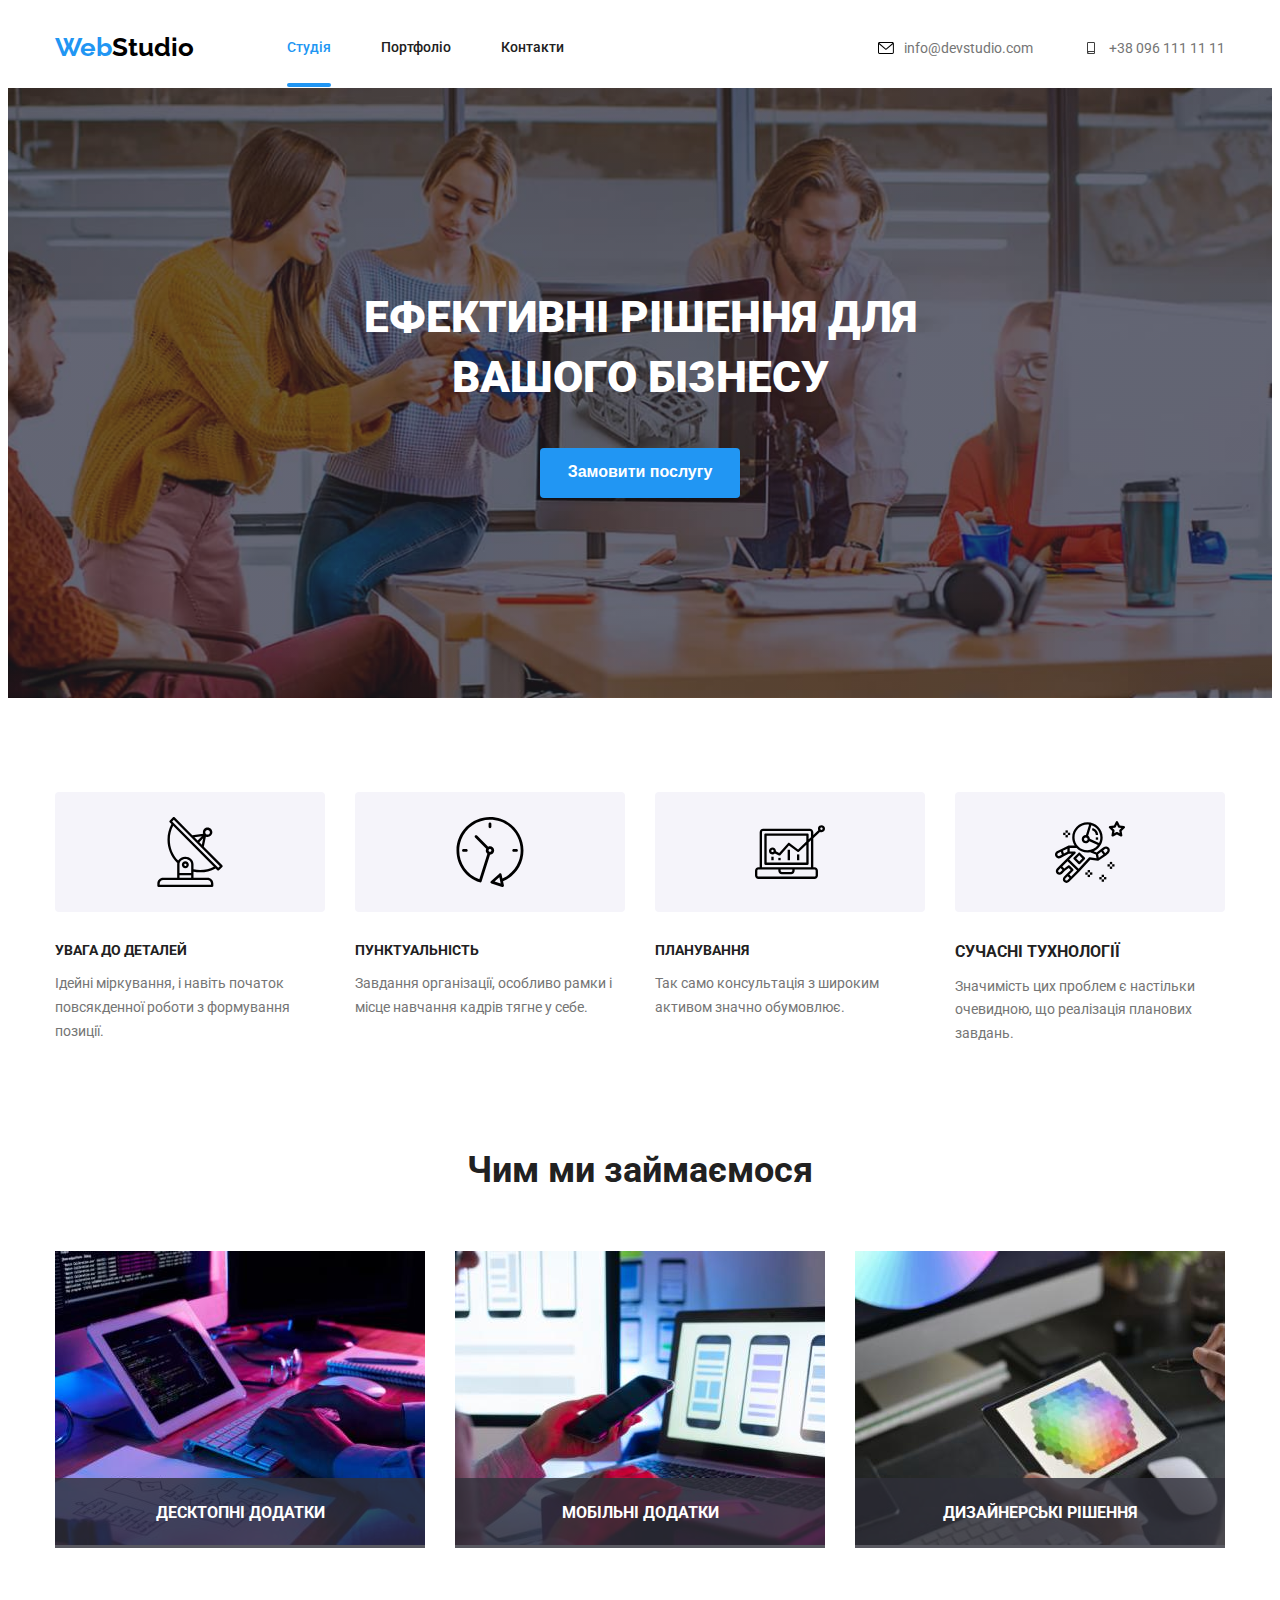
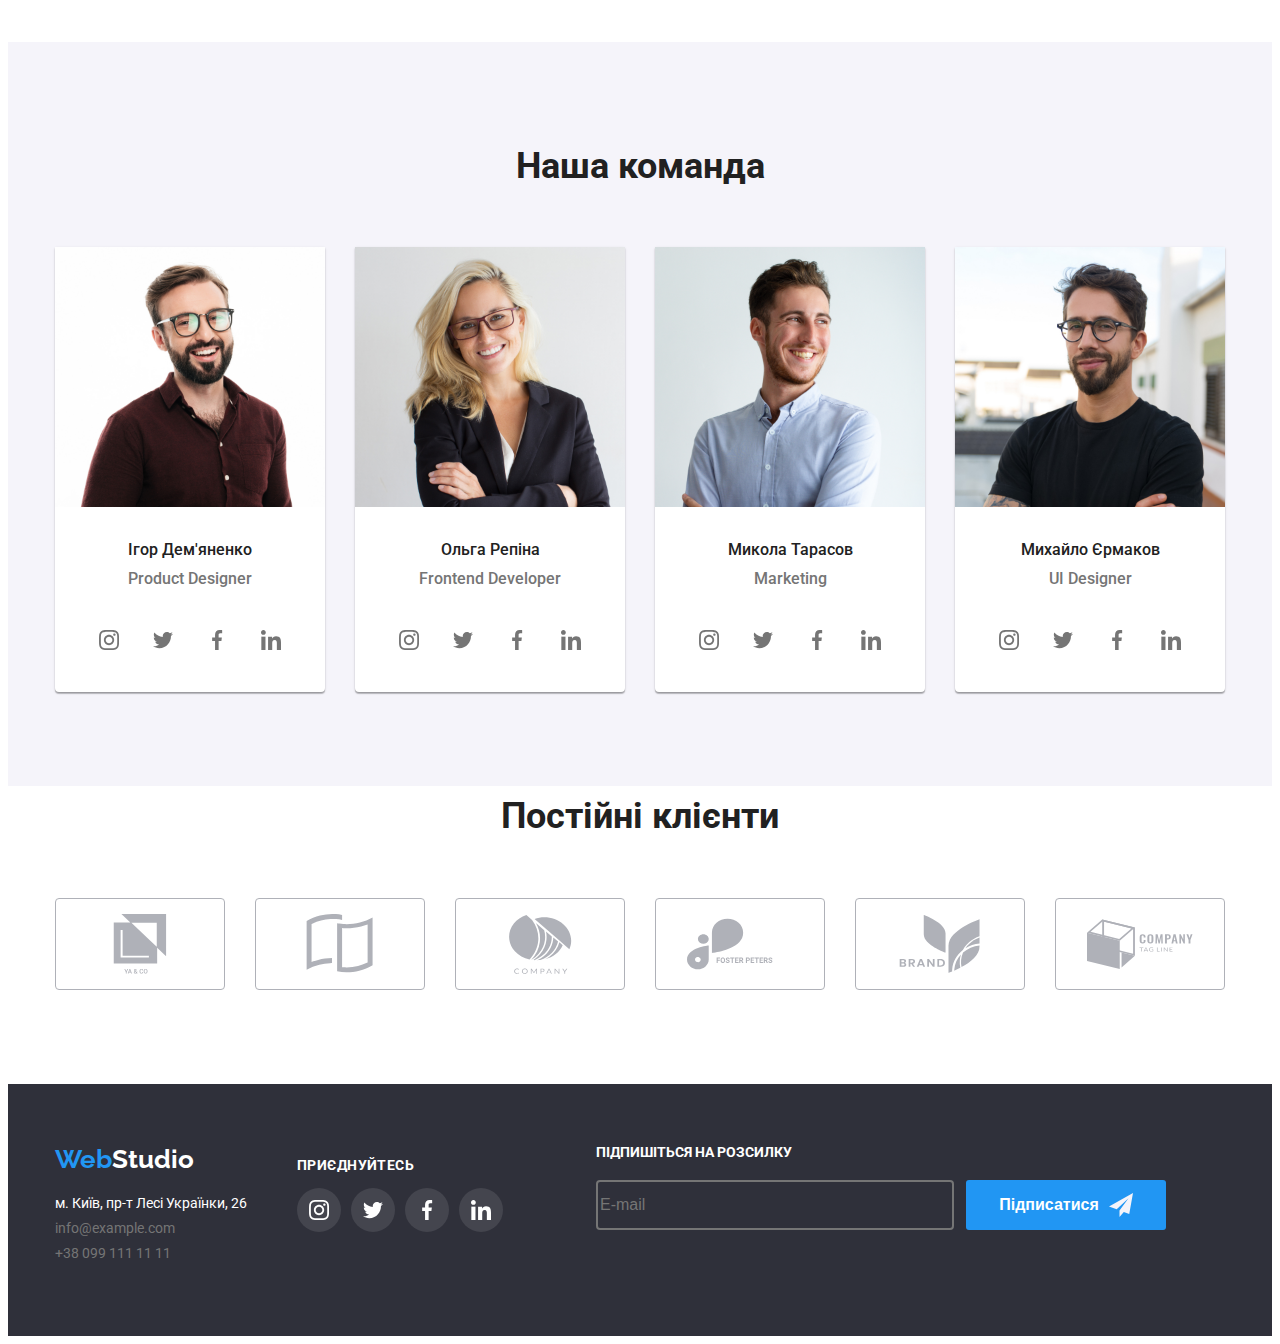
<file: index.html>
<!DOCTYPE html>
<html lang="en">

<head>
    <meta charset="UTF-8">
    <meta http-equiv="X-UA-Compatible" content="IE=edge">
    <meta name="viewport" content="width=device-width, initial-scale=1.0">
    <title>Web Studio</title>
    <link rel="preconnect" href="https://fonts.googleapis.com">
    <link rel="preconnect" href="https://fonts.gstatic.com" crossorigin>
    <link
        href="https://fonts.googleapis.com/css2?family=Montserrat:wght@400;700&family=Raleway:wght@700&family=Roboto:wght@400;500;700;900&display=swap"
        rel="stylesheet">
    <link rel="stylesheet" href="https://cdnjs.cloudflare.com/ajax/libs/modern-normalize/1.1.0/modern-normalize.min.css"
        integrity="sha512-wpPYUAdjBVSE4KJnH1VR1HeZfpl1ub8YT/NKx4PuQ5NmX2tKuGu6U/JRp5y+Y8XG2tV+wKQpNHVUX03MfMFn9Q=="
        crossorigin="anonymous" referrerpolicy="no-referrer" />
    
    <link rel="stylesheet" href="./css/main.min.css" />

 

</head>

<body>
    <!--Шапка-->
    
    
        <header>
            <div class="conteiner header__container">
                <nav class="navigation">
                    
                    <a href="./index.html" class="logo"><span class="logo-span">Web</span>Studio</a>
                    
                    
                    <ul class="navigation__list list">
                        <li class="navigation__item">
                            <a href="./index.html" class="link navigation__link navigation__link--current">Студія</a>
                        </li>
                        <li class="navigation__item">
                            <a href="./portfolio.html" class="navigation__link">Портфоліо</a>
                        </li>
                        <li class="navigation__item">
                            <a href="" class="navigation__link">Контакти</a>
                        </li>
                    </ul>
                </nav>
            
                
                
             
                <ul class="contact__list list">
                    <div class="contact__group">
                        <li class="contact__item">
                            
                            <a class="contact__link" href="mailto:info@devstudio.com">
                                <svg class="contact-icon" width="16" height="12">
                                    <use href="./images/icon.svg#icon-envelope"></use>
                                </svg>
                                info@devstudio.com
                                
                            </a>
                        </li>
                        <li class="contact__item">
                            
                            <a href="tel:+380961111111" class="contact__link">
                                 <svg class="contact-icon" width="16" height="12">
                                 <use href="./images/icon.svg#icon-smartphone"></use>
                                </svg>
                                +38 096 111 11 11
                            </a>
                        </li>
                    </div>
                </ul>
            </div>
            
        </header>
  


    <main>

        <!--Банер-->
        
            <section class="hero">
                <div class="conteiner hero__group">
                    <h1 class="hero__title">ЕФЕКТИВНІ РІШЕННЯ ДЛЯ ВАШОГО БІЗНЕСУ</h1>
                    <button data-modal-open type="button" class="button hero__button">Замовити послугу</button>   
                </div>
                
            </section>
        



        <!--Особливості-->
      
        
        <section class="features">
            <div class="conteiner features_group">
        
        
                <h2 class="features__title">Особливості</h2>
                <div class="features__elements">
                    <ul class="features__list">
                        <li class="features__item">
                            <div class="features__box">
                                <svg class="features__box-icon" width="70" height="70">
                                    <use href="./images/icon.svg#icon-antenna"></use>
                                </svg>
                            </div>
                            <h3 class="features__secondary-title">УВАГА ДО ДЕТАЛЕЙ</h3>
                            <p class="features__text">Ідейні міркування, і навіть початок повсякденної роботи з формування
                                позиції.</p>
                        </li>
        
                        <li class="features__item">
                            <div class="features__box">
                                <svg class="features__box-icon" width="70" height="54">
                                    <use href="./images/icon.svg#icon-clock"></use>
                                </svg>
                            </div>
                            <h3 class="features__secondary-title">ПУНКТУАЛЬНІСТЬ</h3>
                            <p class="features__text">Завдання організації, особливо рамки і місце навчання кадрів тягне у себе.
                            </p>
                        </li>
                        <li class="features__item">
                            <div class="features__box">
                                <svg class="features__box-icon" width="70" height="54">
                                    <use href="./images/icon.svg#icon-diagram"></use>
                                </svg>
                            </div>
                            <h3 class="features__secondary-title">ПЛАНУВАННЯ</h3>
                            <p class="features__text">Так само консультація з широким активом значно обумовлює.</p>
                        </li>
                        
                        <li class="features__item">
                            <div class="features__box">
                                <svg class="features__box-icon" width="70" height="54">
                                    <use href="./images/icon.svg#icon-astronaut"></use>
                                </svg>
                            </div>
                            <h3 class="title-features">СУЧАСНІ ТУХНОЛОГІЇ</h3>
                            <p class="features__text">Значимість цих проблем є настільки очевидною, що реалізація планових
                                завдань.</p>
                        </li>
                    </ul>
                </div>
            </div>
        
        
        </section>
        

        <!--Чим ми займаэмося-->
        
            <section class="section">
                    <div class="conteiner">
                      <h2 class="work__title">Чим ми займаємося</h2>
                      <div class="work-group">
                           <ul class="work__list">
                               <li class="work__item">
                                <div class="work-image">
                                    <img src="./images/img1.jpg" alt="photo first" width="370">
                                    <div class="work-overlay">
                                        <p class="work-text">ДЕСКТОПНІ ДОДАТКИ</p>
                                    </div>
                                </div>
                                
                               </li>
                            </ul>
        
                            <ul class="work__list">
                                 <li class="work__item">
                                <div class="work-image">
                                    <img src="./images/img2.jpg" alt="photo second" width="370">
                                    <div class="work-overlay">
                                        <p class="work-text">МОБІЛЬНІ ДОДАТКИ</p>
                                    </div>
                                </div>
                                </li>
                             </ul>
        
                            <ul class="work__list">
                                <li class="work__item">
                                <div class="work-image">
                                    <img src="./images/img3.jpg" alt="photo third" width="370">
                                    <div class="work-overlay">
                                        <p class="work-text">ДИЗАЙНЕРСЬКІ РІШЕННЯ</p>
                                    </div>
                                </div>
                                </li>
                            </ul>
                
                
                        </div>
                    </div>
            </section>
        

        <!--Наша команда-->
        
            <section class="team">
                <div class="conteiner">
                    <h2 class="team__title">Наша команда</h2>
                    <div class="team__group">
                        <ul class="team__list">
                    
                            <li class="team__item">
                                 <img src="./images/Ihor.jpg" alt="photo ihor" width="270">
                                 <div class="team__information">
                                  <h3 class="team__information-name">Iгор Дем'яненко</h3>
                                 <p class="team__information-profesion">Product Designer</p>
                                 </div>
                                 <ul class="social-media list">
                                    <li class="social-media__item">
                                        <a class="social-media__link" href="" target="_blank" rel="noopener noreferrer" aria-label="twitter">
                                            <svg class="social-media__icon" width="20" height="20">
                                                <use href="./images/icon.svg#icon-instagram"></use>
                                            </svg>
                                        </a>
                                    </li>
                                    <li class="social-media__item">
                                        <a class="social-media__link" href="" target="_blank" rel="noopener noreferrer" aria-label="twitter">
                                            <svg class="social-media__icon" width="20" height="20">
                                                <use href="./images/icon.svg#icon-twitter"></use>
                                            </svg>
                                        </a>
                                    </li>
                                    <li class="social-media__item">
                                        <a class="social-media__link" href="" target="_blank" rel="noopener noreferrer" aria-label="twitter">
                                            <svg class="social-media__icon" width="20" height="20">
                                                <use href="./images/icon.svg#icon-facebook"></use>
                                            </svg>
                                        </a>
                                    </li>
                                    <li class="social-media__item">
                                        <a class="social-media__link" href="" target="_blank" rel="noopener noreferrer" aria-label="twitter">
                                            <svg class="social-media__icon" width="20" height="20">
                                                <use href="./images/icon.svg#icon-linkedin"></use>
                                            </svg>
                                        </a>
                                    </li>
                                        
                                 </ul>
                            </li>
                    
                            <li class="team__item">
                                <img src="./images/Olga.jpg" alt="photo ihor" width="270">
                                <div class="team__information">
                                    <h3 class="team__information-name">Ольга Репіна</h3>
                                    <p class="team__information-profesion">Frontend Developer</p>
                                </div>
                                <ul class="social-media list">
                                    <li class="social-media__item">
                                        <a class="social-media__link" href="" target="_blank" rel="noopener noreferrer" aria-label="twitter">
                                            <svg class="social-media__icon" width="20" height="20">
                                                <use href="./images/icon.svg#icon-instagram"></use>
                                            </svg>
                                        </a>
                                    </li>
                                    <li class="social-media__item">
                                        <a class="social-media__link" href="" target="_blank" rel="noopener noreferrer" aria-label="twitter">
                                            <svg class="social-media__icon" width="20" height="20">
                                                <use href="./images/icon.svg#icon-twitter"></use>
                                            </svg>
                                        </a>
                                    </li>
                                    <li class="social-media__item">
                                        <a class="social-media__link" href="" target="_blank" rel="noopener noreferrer" aria-label="twitter">
                                            <svg class="social-media__icon" width="20" height="20">
                                                <use href="./images/icon.svg#icon-facebook"></use>
                                            </svg>
                                        </a>
                                    </li>
                                    <li class="social-media__item">
                                        <a class="social-media__link" href="" target="_blank" rel="noopener noreferrer" aria-label="twitter">
                                            <svg class="social-media__icon" width="20" height="20">
                                                <use href="./images/icon.svg#icon-linkedin"></use>
                                            </svg>
                                        </a>
                                    </li>
                            
                                </ul>
                            </li>
                    
                            <li class="team__item">
                                <img src="./images/nikolaj.jpg" alt="photo ihor" width="270">
                                <div class="team__information">
                                    <h3 class="team__information-name">Микола Тарасов</h3>
                                    <p class="team__information-profesion">Marketing</p>
                                </div>
                                <ul class="social-media list">
                                    <li class="social-media__item">
                                        <a class="social-media__link" href="" target="_blank" rel="noopener noreferrer" aria-label="twitter">
                                            <svg class="social-media__icon" width="20" height="20">
                                                <use href="./images/icon.svg#icon-instagram"></use>
                                            </svg>
                                        </a>
                                    </li>
                                    <li class="social-media__item">
                                        <a class="social-media__link" href="" target="_blank" rel="noopener noreferrer" aria-label="twitter">
                                            <svg class="social-media__icon" width="20" height="20">
                                                <use href="./images/icon.svg#icon-twitter"></use>
                                            </svg>
                                        </a>
                                    </li>
                                    <li class="social-media__item">
                                        <a class="social-media__link" href="" target="_blank" rel="noopener noreferrer" aria-label="twitter">
                                            <svg class="social-media__icon" width="20" height="20">
                                                <use href="./images/icon.svg#icon-facebook"></use>
                                            </svg>
                                        </a>
                                    </li>
                                    <li class="social-media__item">
                                        <a class="social-media__link" href="" target="_blank" rel="noopener noreferrer" aria-label="twitter">
                                            <svg class="social-media__icon" width="20" height="20">
                                                <use href="./images/icon.svg#icon-linkedin"></use>
                                            </svg>
                                        </a>
                                    </li>
                            
                                </ul>
                            </li>
                    
                            <li class="team__item">
                                <img src="./images/Mykhailo.jpg" alt="photo ihor" width="270">
                                <div class="team__information">
                                    <h3 class="team__information-name">Михайло Єрмаков</h3>
                                    <p class="team__information-profesion">UI Designer</p>
                                </div>
                                <ul class="social-media list">
                                    <li class="social-media__item">
                                        <a class="social-media__link link" href="" target="_blank" rel="noopener noreferrer" aria-label="twitter">
                                            <svg class="social-media__icon" width="20" height="20">
                                                <use href="./images/icon.svg#icon-instagram"></use>
                                            </svg>
                                        </a>
                                    </li>
                                    <li class="social-media__item">
                                        <a class="social-media__link" href="" target="_blank" rel="noopener noreferrer" aria-label="twitter">
                                            <svg class="social-media__icon" width="20" height="20">
                                                <use href="./images/icon.svg#icon-twitter"></use>
                                            </svg>
                                        </a>
                                    </li>
                                    <li class="social-media__item">
                                        <a class="social-media__link" href="" target="_blank" rel="noopener noreferrer" aria-label="twitter">
                                            <svg class="social-media__icon" width="20" height="20">
                                                <use href="./images/icon.svg#icon-facebook"></use>
                                            </svg>
                                        </a>
                                    </li>
                                    <li class="social-media__item">
                                        <a class="social-media__link" href="" target="_blank" rel="noopener noreferrer" aria-label="twitter">
                                            <svg class="social-media__icon" width="20" height="20">
                                                <use href="./images/icon.svg#icon-linkedin"></use>
                                            </svg>
                                        </a>
                                    </li>
                            
                                </ul>
                            </li>
                        </ul>
                    </div>
                </div>
            </section>


       <!--Клієнти-->     
        
            <section class="section">
                <div class="conteiner">
                    <h2 class="clients__title">Постійні клієнти</h2>
                    <div class="clients-group">
                            <a href="" class="clients__card">
                                <svg class="clients-icon" width="106" height="60">
                                    <use href="./images/icon.svg#icon-logo1"></use>
                                </svg>
                            </a>

                            <a href="" class="clients__card">
                                <svg class="clients-icon" width="106" height="60">
                                    <use href="./images/icon.svg#icon-logo2"></use>
                                </svg>
                            </a>

                            <a href="" class="clients__card">
                                <svg class="clients-icon" width="106" height="60">
                                    <use href="./images/icon.svg#icon-logo3"></use>
                                </svg>
                            </a>

                            <a href="" class="clients__card">
                                <svg class="clients-icon" width="106" height="60">
                                    <use href="./images/icon.svg#icon-logo4"></use>
                                </svg>
                            </a>

                            <a href="" class="clients__card">
                                <svg class="clients-icon" width="106" height="60">
                                    <use href="./images/icon.svg#icon-logo5"></use>
                                </svg>
                            </a>

                            <a href="" class="clients__card">
                                <svg class="clients-icon" width="106" height="60">
                                    <use href="./images/icon.svg#icon-logo6"></use>
                                </svg>
                            </a>
                        

                        

                    </div>

                </div>
            </section>

    </main>


    
        <footer class="footer">
        
            <div class="conteiner footer-conteiner">
                    <div class="footer__contacts">
                        <a href="" class="footer__logo"><span class="footer__logo-span">Web</span>Studio</a>
                        <address class="address__group">
                            <ul class="address__list">
                                <li class="address__item">
                                    <a href="" class="address__text address__text-color">м. Київ, пр-т Лесі Українки, 26</a>
                                </li>
                            
                                <li class="address__item">
                                    <a href="mailto:info@example.com" class="address__text">info@example.com</a>
                                </li>
                            
                                <li class="address__item">
                                    <a href="tel:+380991111111" class="address__text">+38 099 111 11 11</a>
                                </li>
                            
                            </ul>
                        </address>
                         
                    </div>
                    
                    
                    <div class="footer__social-media">
                            <p class="footer__title">ПРИЄДНУЙТЕСЬ</p>
                        <ul class="footer__social-media-list">
                            <li class="footer__social-media-item">
                                <a class="footer__social-media-link links accent" href="" target="_blank" rel="noopener noreferrer" aria-label="twitter">
                                   
                                        <svg class="footer__social-media-icon" width="20" height="20">
                                            <use href="./images/icon.svg#icon-instagram"></use>
                                        </svg>
                                  
                                </a>
                            </li>
                            <li class="footer__social-media-item">
                                <a class="footer__social-media-link accent" href="" target="_blank" rel="noopener noreferrer" aria-label="twitter">
                                   
                                        <svg class="footer__social-media-icon" width="20" height="20">
                                            <use href="./images/icon.svg#icon-twitter"></use>
                                        </svg>
                                   
                                </a>
                            </li>
                            <li class="footer__social-media-item">
                                <a class="footer__social-media-link links accent" href="" target="_blank" rel="noopener noreferrer" aria-label="twitter">
                                    <svg class="footer__social-media-icon" width="20" height="20">
                                        <use href="./images/icon.svg#icon-facebook"></use>
                                    </svg>
                                </a>
                            </li>
                            </li>
                            <li class="footer__social-media-item">
                                <a class="footer__social-media-link links accent" href="" target="_blank" rel="noopener noreferrer" aria-label="twitter">
                                    <svg class="footer__social-media-icon" width="20" height="20">
                                        <use href="./images/icon.svg#icon-linkedin"></use>
                                    </svg>
                                </a>
                            </li>
                        
                        </ul>


                    </div>

                    <div class="footer__form">
                        <p class="footer__form-title">Підпишіться на розсилку</p>
                        <form class="footer__wraper">
                            <label for="mail" class="footer__form-modal"></label>
                                <input class="footer__form-input" type="text" name="mail" placeholder="E-mail" />
                               
                            <button type="submit" class="footer__form-button">
                                <span class="footer__send-title">Підписатися</span>
                                <svg class="footer__send-icon" width="24" height="24">
                                    <use href="./images/icon2.svg#icon-send"></use>
                                </svg>
                            </button>
                        </form>
                        
                    </div>


        
                
            </div>
        
        </footer>


        <!--Модальне вікно-->


    <div class="backdrop is-hidden" data-modal>
    
        <div class="modal">
            <button data-modal-close aria-label="button" class="close-button">
                <svg class="icon-close" width="15" height="15" alt="Закрити">
                    <use href="./images/close2.svg#icon-close2"></use>
                </svg>
    
            </button>
    
    
    
            <h3 class="form-modal-title">Залиште свої дані ми Вам передзвонимо</h3>
    
            <form class="form">
                <div class="form-wraper">
                    <label class="form-group">
                        <span class="form-name">Ім'я</span>
                        <input class="form-field" type="name" name="user-name" placeholder="" />
    
                        <svg class="form-icon" width="15" height="15">
                            <use href="./images/icon2.svg#icon-user"></use>
                        </svg>
                    </label>
    
                    <label class="form-group">
                        <span class="form-name">Телефон</span>
                        <input class="form-field" type="tel" name="user-tel" placeholder="" />
    
                        <svg class="form-icon" width="15" height="15">
                            <use href="./images/icon2.svg#icon-phone"></use>
                        </svg>
                    </label>
    
                    <label class="form-group">
                        <span class="form-name">Пошта</span>
                        <input class="form-field" type="mail" name="user-letter" placeholder="" />
    
                        <svg class="form-icon" width="15" height="15">
                            <use href="./images/icon2.svg#icon-letter"></use>
                        </svg>
                    </label>
    
                    <label class="form-group-coments">
                        <span class="comments-user">Коментарі</span>
                        <textarea class="texteria-field" name="user-coments" rows="5" placeholder="Введіть текст"
                            minlength="3"></textarea>
    
    
                    </label>
    
                    <div class="form-groups checkbox">
                        <label class="checkbox">
                            <input class="visually-hidden dogovor-user" type="checkbox" name="user-agreement" />
    
                            <span class="checkbox-icon">
                                <svg class="user-icon-message" width="12" height="8">
                                    <use href="./images/icon2.svg#icon-cheked"></use>
                                </svg>
                            </span>
                            <span class="user-icon-message-text">Погоджуюся з розсилкою та приймаю</span>
    
                            <a href class="dogovor-link">Умови договору</a>
                        </label>
                    </div>
    
    
    
    
                </div>
    
                <button class="button-send" type="submit">Відправити</button>
    
    
    
    
    
    
            </form>
    
        </div>
    
    
    </div>
        
    
    <script src="./js/modal.js"></script>

</body>



</html>
</file>
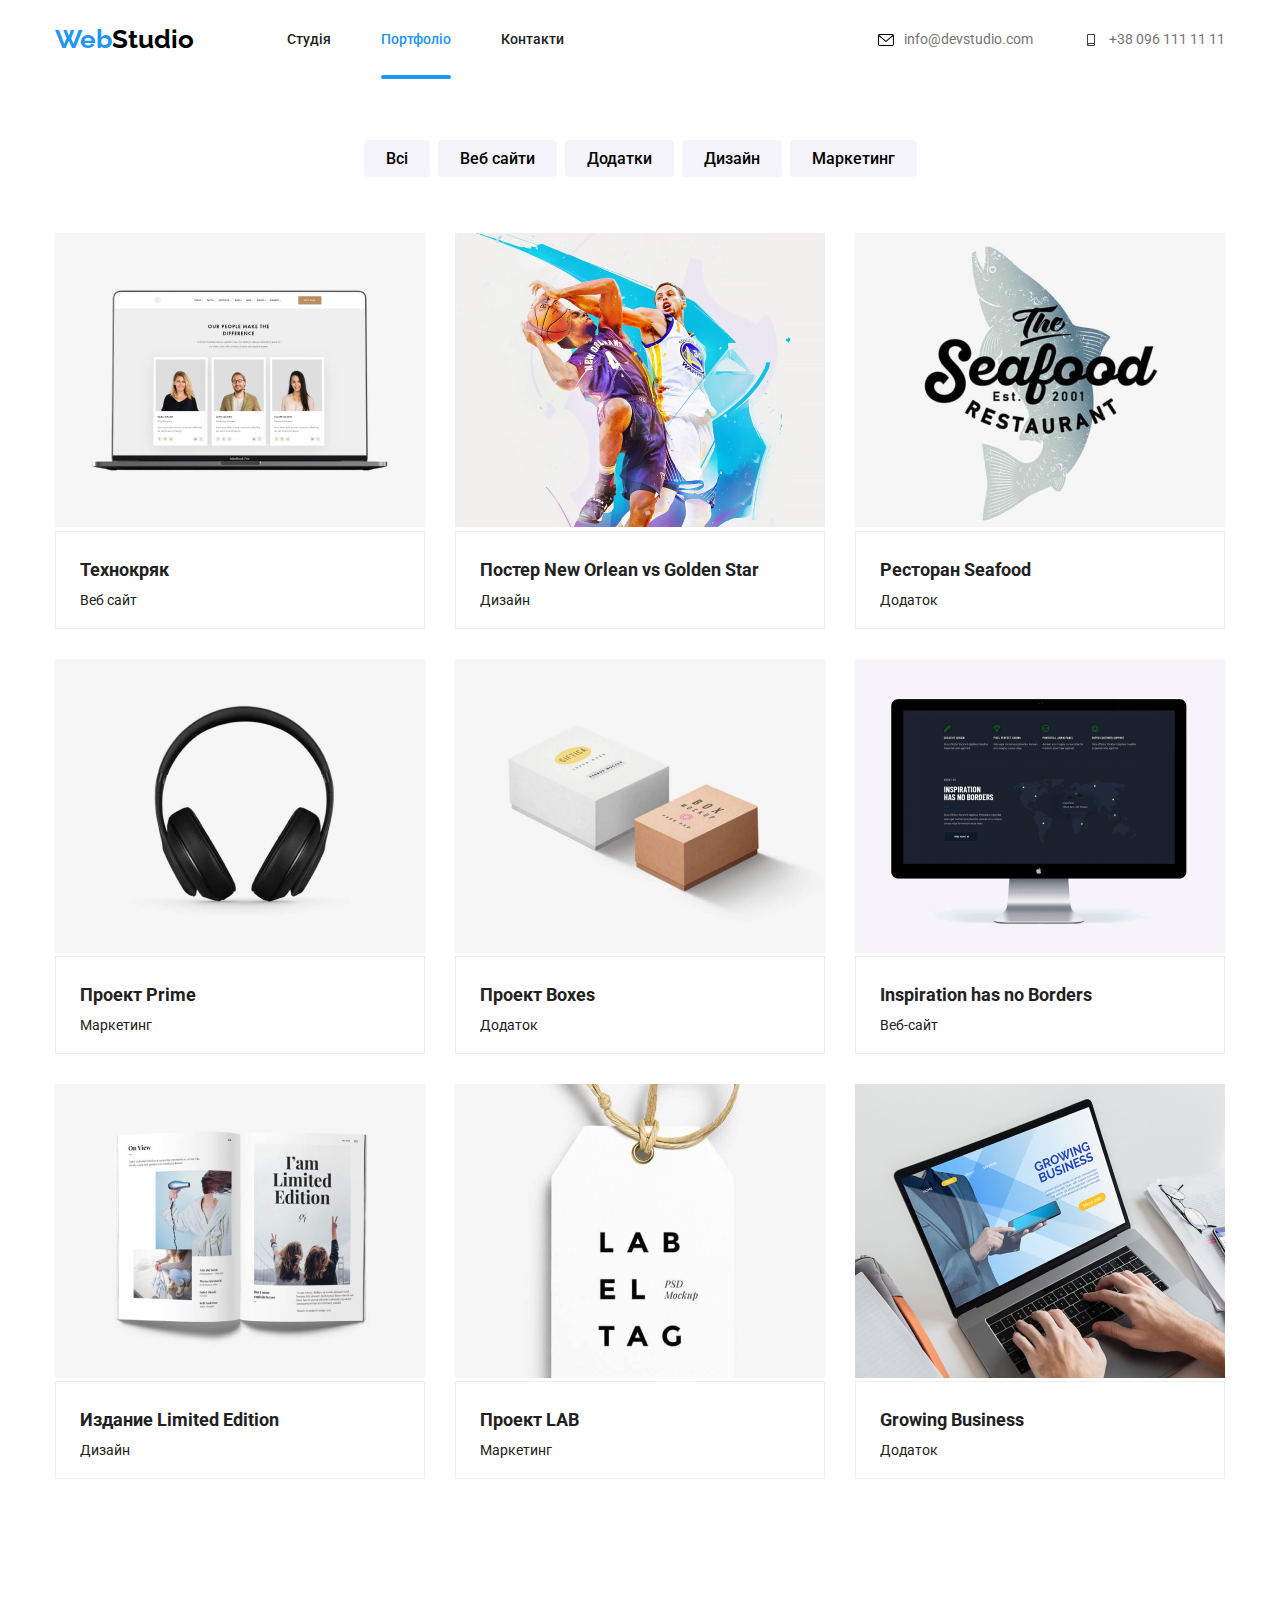
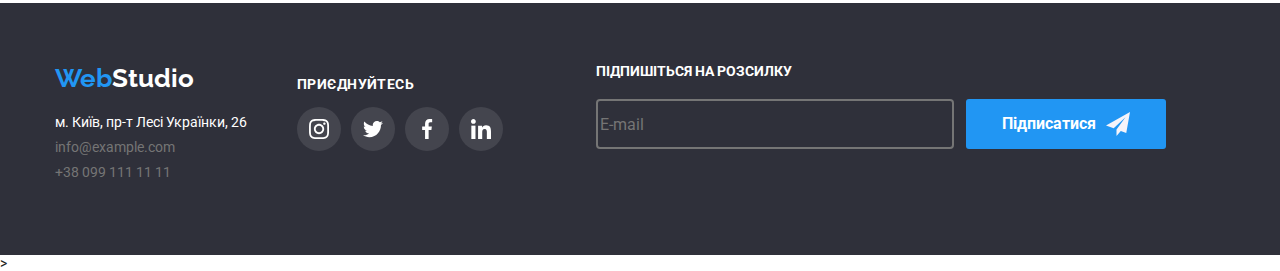
<file: portfolio.html>
<!DOCTYPE html>
<html lang="en">
<head>
    <meta charset="UTF-8">
    <meta http-equiv="X-UA-Compatible" content="IE=edge">
    <meta name="viewport" content="width=device-width, initial-scale=1.0">
    <title>Portfolio</title>
    <link rel="preconnect" href="https://fonts.googleapis.com">
    <link rel="preconnect" href="https://fonts.gstatic.com" crossorigin>
    <link
        href="https://fonts.googleapis.com/css2?family=Montserrat:wght@400;700&family=Raleway:wght@700&family=Roboto:wght@400;500;700;900&display=swap"
        rel="stylesheet">
 
    <link rel="stylesheet" href="https://cdn.jsdelivr.net/npm/modern-normalize@1.1.0/modern-normalize.min.css">
    <link rel="stylesheet" href="./css/main.min.css" />

</head>
<body>

    <!--Шапка-->
    
<header>
    <div class="conteiner header__container">
        <nav class="navigation">

            <a href="./index.html" class="logo"><span class="logo-span">Web</span>Studio</a>


            <ul class="navigation__list list">
                <li class="navigation__item">
                    <a href="./index.html" class="link navigation__link">Студія</a>
                </li>
                <li class="navigation__item">
                    <a href="./portfolio.html" class="navigation__link navigation__link--current">Портфоліо</a>
                </li>
                <li class="navigation__item">
                    <a href="" class="navigation__link">Контакти</a>
                </li>
            </ul>
        </nav>




        <ul class="contact__list list">
            <div class="contact__group">
                <li class="contact__item">

                    <a class="contact__link" href="mailto:info@devstudio.com">
                        <svg class="contact-icon" width="16" height="12">
                            <use href="./images/icon.svg#icon-envelope"></use>
                        </svg>
                        info@devstudio.com

                    </a>
                </li>
                <li class="contact__item">

                    <a href="tel:+380961111111" class="contact__link">
                        <svg class="contact-icon" width="16" height="12">
                            <use href="./images/icon.svg#icon-smartphone"></use>
                        </svg>
                        +38 096 111 11 11
                    </a>
                </li>
            </div>
        </ul>
    </div>

</header>
    <main>
        
        <h1>Проекти студії</h1>
      
       
        <section>
            <div class="conteiner">
            
                <!--Filter-->
                <div class="conteiner__filter">
                    <ul class="conteiner__filter-list">
                        <li class="filter__item">
                            <button type="button" class="filter__button">Всі</button>
                        </li>
                        <li class="filter__item">
                            <button type="button" class="filter__button">Веб сайти</button>
                        </li>
                        <li class="filter__item">
                            <button type="button" class="filter__button">Додатки</button>
                        </li>
                        <li class="filter__item">
                            <button type="button" class="filter__button">Дизайн</button>
                        </li>
                        <li class="filter__item">
                            <button type="button" class="filter__button">Маркетинг</button>
                        </li>
                    </ul>
                </div>
            
             </div>
        </section>
            <!--Progect-->
        
        <section class="product">
            <div class="conteiner">
                <ul class="product__list">
                    
                    
                    <li class="product__item">
                    <div class="product__card">
                            <img src="./images/Portfolio/img.jpg" alt="Progect site" width="370" height="294">
                            <div class="product__slider">
                                <p class="product__text">
                                    Ресурс предлагает комплексные предложения с разным уровнем функционала и сервисов. Все это позволит
                                    посетителю
                                    получить
                                    исчерпывающие сведения о компании или частном лице.
                                </p>
                            </div>
                        
                        </div>

                        <div class="product__frame">
                            <h2 class="product__title">Технокряк</h2>
                            <p class="product__subtitle">Веб сайт</p>
                        </div>
                    </li>
                    
                    
                    <li class="product__item">
                        <div class="product__card">
                            <img src="./images/Portfolio/img-1.jpg" alt="Progect design" width="370" height="294">
                            <div class="product__slider">
                                <p class="product__text">
                                    Ресурс предлагает комплексные предложения с разным уровнем функционала и сервисов. Все это позволит
                                    посетителю
                                    получить
                                    исчерпывающие сведения о компании или частном лице.
                                </p>
                            </div>
                        </div>
                        <div class="product__frame">
                            <h2 class="product__title">Постер New Orlean vs Golden Star</h2>
                            <p class="product__subtitle">Дизайн</p>
                        </div>
                    </li>
                    
                    
                    <li class="product__item">
                        
                            
                                <div class="product__card">
                                    <img src="./images/Portfolio/img-2.jpg" alt="Progect applicatoin" width="370" height="294">
                                    <div class="product__slider">
                                        <p class="product__text">
                                            Ресурс предлагает комплексные предложения с разным уровнем функционала и сервисов. Все это позволит
                                            посетителю
                                            получить
                                            исчерпывающие сведения о компании или частном лице.
                                        </p>
                                    </div>
                                </div>
                           
                        
                        <div class="product__frame">
                            <h2 class="product__title">Ресторан Seafood</h2>
                            <p class="product__subtitle">Додаток</p>
                        </div>
                    </li>
                    
                    
                    <li class="product__item">
                        <div class="product__card">
                            <img src="./images/Portfolio/img-3.jpg" alt="Progect marketing" width="370" height="294">
                            <div class="product__slider">
                                <p class="product__text">
                                    Ресурс предлагает комплексные предложения с разным уровнем функционала и сервисов. Все это позволит
                                    посетителю
                                    получить
                                    исчерпывающие сведения о компании или частном лице.
                                </p>
                            </div>
                        </div>
                        <div class="product__frame">
                            <h2 class="product__title">Проект Prime</h2>
                            <p class="product__subtitle">Маркетинг</p>
                        </div>
                    </li>
                    
                    
                    <li class="product__item">
                        <div class="product__card">
                            <img src="./images/Portfolio/img-4.jpg" alt="Progect applicatoin" width="370" height="294">
                            <div class="product__slider">
                                <p class="product__text">
                                    Ресурс предлагает комплексные предложения с разным уровнем функционала и сервисов. Все это позволит
                                    посетителю
                                    получить
                                    исчерпывающие сведения о компании или частном лице.
                                </p>
                            </div>
                        </div>
                        <div class="product__frame">
                            <h2 class="product__title">Проект Boxes</h2>
                            <p class="product__subtitle">Додаток</p>
                        </div>
                    </li>
                    
                    
                    <li class="product__item">
                        <div class="product__card">
                            <img src="./images/Portfolio/img-5.jpg" alt="Progect site" width="370" height="294">
                            <div class="product__slider">
                                <p class="product__text">
                                    Ресурс предлагает комплексные предложения с разным уровнем функционала и сервисов. Все это позволит
                                    посетителю
                                    получить
                                    исчерпывающие сведения о компании или частном лице.
                                </p>
                            </div>
                        </div>
                    <div class="product__frame">
                            <h2 class="product__title">Inspiration has no Borders</h2>
                            <p class="product__subtitle">Веб-сайт</p>
                        </div>
                    </li>
                    
                    
                    <li class="product__item">
                        <div class="product__card">
                            <img src="./images/Portfolio/img-6.jpg" alt="Progect design" width="370" height="294">
                            <div class="product__slider">
                                <p class="product__text">
                                    Ресурс предлагает комплексные предложения с разным уровнем функционала и сервисов. Все это позволит
                                    посетителю
                                    получить
                                    исчерпывающие сведения о компании или частном лице.
                                </p>
                            </div>
                        </div>
                        
                        <div class="product__frame">
                            <h2 class="product__title">Издание Limited Edition</h2>
                            <p class="product__subtitle">Дизайн</p>
                        </div>
                    </li>
                   
                    <li class="product__item">
                        <div class="product__card">
                            <img src="./images/Portfolio/img-7.jpg" alt="Progect marketing" width="370" height="294">
                            <div class="product__slider">
                                <p class="product__text">
                                    Ресурс предлагает комплексные предложения с разным уровнем функционала и сервисов. Все это позволит
                                    посетителю
                                    получить
                                    исчерпывающие сведения о компании или частном лице.
                                </p>
                            </div>
                        </div>
                        <div class="product__frame">
                            <h2 class="product__title">Проект LAB</h2>
                            <p class="product__subtitle">Маркетинг</p>
                        </div>
                    </li>
                    
                    
                    <li class="product__item">
                        <div class="product__card">
                            <img src="./images/Portfolio/img-8.jpg" alt="Progect applicatoin" width="370" height="294">
                            <div class="product__slider">
                                <p class="product__text">
                                    Ресурс предлагает комплексные предложения с разным уровнем функционала и сервисов. Все это позволит
                                    посетителю
                                    получить
                                    исчерпывающие сведения о компании или частном лице.
                                </p>
                            </div>
                        </div>
                        <div class="product__frame">
                            <h2 class="product__title">Growing Business</h2>
                            <p class="product__subtitle">Додаток</p>
                        </div>
                    </li>
                </ul>
            </div>
            
            
            
        </section>
        
    
    </main>
    
<footer class="footer">

    <div class="conteiner footer-conteiner">
        <div class="footer__contacts">
            <a href="" class="footer__logo"><span class="footer__logo-span">Web</span>Studio</a>
            <address class="address__group">
                <ul class="address__list">
                    <li class="address__item">
                        <a href="" class="address__text address__text-color">м. Київ, пр-т Лесі Українки, 26</a>
                    </li>

                    <li class="address__item">
                        <a href="mailto:info@example.com" class="address__text">info@example.com</a>
                    </li>

                    <li class="address__item">
                        <a href="tel:+380991111111" class="address__text">+38 099 111 11 11</a>
                    </li>

                </ul>
            </address>

        </div>


        <div class="footer__social-media">
            <p class="footer__title">ПРИЄДНУЙТЕСЬ</p>
            <ul class="footer__social-media-list">
                <li class="footer__social-media-item">
                    <a class="footer__social-media-link links accent" href="" target="_blank" rel="noopener noreferrer"
                        aria-label="twitter">

                        <svg class="footer__social-media-icon" width="20" height="20">
                            <use href="./images/icon.svg#icon-instagram"></use>
                        </svg>

                    </a>
                </li>
                <li class="footer__social-media-item">
                    <a class="footer__social-media-link accent" href="" target="_blank" rel="noopener noreferrer"
                        aria-label="twitter">

                        <svg class="footer__social-media-icon" width="20" height="20">
                            <use href="./images/icon.svg#icon-twitter"></use>
                        </svg>

                    </a>
                </li>
                <li class="footer__social-media-item">
                    <a class="footer__social-media-link links accent" href="" target="_blank" rel="noopener noreferrer"
                        aria-label="twitter">
                        <svg class="footer__social-media-icon" width="20" height="20">
                            <use href="./images/icon.svg#icon-facebook"></use>
                        </svg>
                    </a>
                </li>
                </li>
                <li class="footer__social-media-item">
                    <a class="footer__social-media-link links accent" href="" target="_blank" rel="noopener noreferrer"
                        aria-label="twitter">
                        <svg class="footer__social-media-icon" width="20" height="20">
                            <use href="./images/icon.svg#icon-linkedin"></use>
                        </svg>
                    </a>
                </li>

            </ul>


        </div>

        <div class="footer__form">
            <p class="footer__form-title">Підпишіться на розсилку</p>
            <form class="footer__wraper">
                <label for="mail" class="footer__form-modal"></label>
                <input class="footer__form-input" type="text" name="mail" placeholder="E-mail" />

                <button type="submit" class="footer__form-button">
                    <span class="footer__send-title">Підписатися</span>
                    <svg class="footer__send-icon" width="24" height="24">
                        <use href="./images/icon2.svg#icon-send"></use>
                    </svg>
                </button>
            </form>

        </div>




    </div>

</footer>






</body>


</html>>
</file>
<file: css/main.min.css>
html{-webkit-box-sizing:border-box;box-sizing:border-box}*,*::before,*::after{-webkit-box-sizing:inherit;box-sizing:inherit}h1,h2,h3,h4,h5,h6,p{margin:0}body{color:var(--main-color);font-size:14px;font-family:Roboto,sans-serif;font-weight:400}h1{color:var(--fon-second);font-size:44px;font-weight:900;line-height:1.36;text-align:center}.main-title{font-weight:700;font-size:36px;line-height:1.7;text-align:center}ul{margin:0;padding:0;list-style:none}li{margin:0;padding:0}button{cursor:pointer;border:none}.link{-webkit-text-decoration-line:none;text-decoration-line:none;font-size:14px;font-weight:500;line-height:1.17}.conteiner{width:1200px;margin-right:auto;margin-left:auto;padding-left:15px;padding-right:15px}:root{--main-color: #212121;--secondary-color: #757575;--fon-second: #FFFFFF;--accent: #2196F3;--logo-color: #000000;--transition-duration: 250ms;--timing-function: cubic-bezier(0.4, 0, 0.2, 1);--animation-time: 250ms cubic-bezier(0.4, 0, 0.2, 1)}.header__container{display:-webkit-box;display:-ms-flexbox;display:flex;-webkit-box-pack:justify;-ms-flex-pack:justify;justify-content:space-between;padding-bottom:25px;padding-top:24px;text-align:center;height:80px}.navigation{display:-webkit-box;display:-ms-flexbox;display:flex;-webkit-box-align:center;-ms-flex-align:center;align-items:center}.logo{color:var(--logo-color);font-family:Raleway;font-weight:700;font-size:26px;line-height:1.2;margin-right:93px;-webkit-text-decoration-line:none;text-decoration-line:none}.logo .logo-span{color:var(--accent)}.navigation__list{display:-webkit-box;display:-ms-flexbox;display:flex}.navigation__item{margin-right:50px}.navigation__item:last-child{margin-right:0}.navigation__link{color:var(--main-color);font-size:14px;font-weight:500;line-height:1.17;-webkit-text-decoration-line:none;text-decoration-line:none;-webkit-transition:color var(--animation-time);transition:color var(--animation-time);position:relative;padding-bottom:32px;margin-top:32px}.navigation__link:hover,.navigation__link:focus{color:#2196f3}.navigation__link--current{color:var(--accent)}.navigation__link--current::after{content:"";display:block;width:100%;height:4px;background-color:#2196f3;border-radius:2px;position:absolute;left:0;bottom:0}.contact__list{display:-webkit-box;display:-ms-flexbox;display:flex}.contact__group{display:-webkit-inline-box;display:-ms-inline-flexbox;display:inline-flex;-webkit-box-pack:center;-ms-flex-pack:center;justify-content:center;-webkit-box-align:center;-ms-flex-align:center;align-items:center}.contact__item{margin-right:50px}.contact__item:last-child{margin-right:0}.contact__link{display:-webkit-box;display:-ms-flexbox;display:flex;-webkit-box-pack:center;-ms-flex-pack:center;justify-content:center;-webkit-box-align:center;-ms-flex-align:center;align-items:center;-webkit-text-decoration-line:none;text-decoration-line:none;margin-right:50px;color:var(--secondary-color);-webkit-transition:color var(--animation-time);transition:color var(--animation-time)}.contact__link:hover,.contact__link:focus{color:#2196f3}.contact__link:last-child{margin-right:0px}.contact-icon{margin-right:10px;color:var(--secondary-color);-webkit-text-decoration-line:none;text-decoration-line:none;-webkit-box-pack:center;-ms-flex-pack:center;justify-content:center;-webkit-box-align:center;-ms-flex-align:center;align-items:center;-webkit-transition:fill var(--animation-time);transition:fill var(--animation-time)}.contact__link:hover .contact-icon,.contact-linr:focus .contact-icon{fill:#2196f3}.hero{max-width:1600px;margin-left:auto;margin-right:auto;padding-top:200px;padding-bottom:200px;background-image:-webkit-gradient(linear, left top, left bottom, from(rgba(47, 48, 58, 0.4)), to(rgba(47, 48, 58, 0.4))),url("../images/fon.jpg");background-image:linear-gradient(rgba(47, 48, 58, 0.4), rgba(47, 48, 58, 0.4)),url("../images/fon.jpg");background-size:cover;background-repeat:no-repeat;background-position:center;background-color:#2f303a}.hero__group{max-width:696px}.hero__title{margin-bottom:40px}.hero__button{padding:10px,32px;width:200px;height:50px;border-radius:4px;color:var(--fon-second);background-color:var(--accent);font-size:16px;font-weight:700;line-height:1.9;border:0px;text-align:center;margin:auto;display:block;-webkit-box-shadow:0px 4px 4px rgba(0,0,0,.15);box-shadow:0px 4px 4px rgba(0,0,0,.15);border-radius:4px;-webkit-transition:var(--animation-time);transition:var(--animation-time)}.features{padding-bottom:94px}.features_group{padding-top:94px}.features__title{position:absolute;width:1px;height:1px;margin:-1px;border:0;padding:0;white-space:nowrap;-webkit-clip-path:inset(100%);clip-path:inset(100%);clip:rect(0 0 0 0);overflow:hidden}.features__list{display:-webkit-inline-box;display:-ms-inline-flexbox;display:inline-flex;-webkit-box-pack:center;-ms-flex-pack:center;justify-content:center}.features__item{-webkit-box-orient:vertical;-webkit-box-direction:normal;-ms-flex-direction:column;flex-direction:column;-webkit-box-pack:center;-ms-flex-pack:center;justify-content:center;margin-right:30px}.features__item:last-child{margin-right:0}.features__box{display:-webkit-box;display:-ms-flexbox;display:flex;-webkit-box-pack:center;-ms-flex-pack:center;justify-content:center;-webkit-box-align:center;-ms-flex-align:center;align-items:center;width:270px;height:120px;background-color:#f5f4fa;margin-bottom:30px;border-radius:4px;height:120px;background-size:contain}.features__box-icon{width:70px;height:70px;background-size:contain}.features__secondary-title{font-size:14px;font-weight:700;line-height:1.2}.features__text{color:var(--secondary-color);font-size:14px;line-height:1.7;margin-top:14px;width:270px}.section{padding-bottom:94px}.work__title{font-weight:700;font-size:36px;line-height:1.7;text-align:center;margin-bottom:50px}.work-group{display:-webkit-box;display:-ms-flexbox;display:flex}.work__list{padding:0;margin-top:0;margin-bottom:0;margin-right:30px}.work__list:last-child{margin-right:0}.work__item{-webkit-box-align:center;-ms-flex-align:center;align-items:center}.work-image{position:relative}.work-overlay{position:absolute;bottom:0;left:0;width:100%;height:70px;background-color:rgba(47,48,58,.8);display:-webkit-box;display:-ms-flexbox;display:flex;-webkit-box-pack:center;-ms-flex-pack:center;justify-content:center;-webkit-box-align:center;-ms-flex-align:center;align-items:center}.work-text{font-size:16px;font-weight:700;line-height:1.14;text-transform:uppercase;color:var(--fon-second);margin:0}.team{padding-bottom:94px;padding-top:94px;background-color:#f5f4fa}.team__title{font-weight:700;font-size:36px;line-height:1.7;text-align:center;margin-bottom:50px}.team__group{display:-webkit-box;display:-ms-flexbox;display:flex}.team__list{display:-webkit-box;display:-ms-flexbox;display:flex;padding-left:0;margin-top:0;margin-bottom:0}.team__item{margin-right:30px;text-align:center;padding-bottom:30px;background-color:#fff;-webkit-box-shadow:0px 1px 3px rgba(0,0,0,.12),0px 1px 1px rgba(0,0,0,.14),0px 2px 1px rgba(0,0,0,.2);box-shadow:0px 1px 3px rgba(0,0,0,.12),0px 1px 1px rgba(0,0,0,.14),0px 2px 1px rgba(0,0,0,.2);border-radius:0px 0px 4px 4px}.team__item:last-child{margin-right:0}.team__information{background-color:#fff;height:108px}.team__information-name{font-size:16px;font-weight:500;line-height:1.19;padding-top:30px}.team__information-profesion{font-size:16px;font-weight:500;line-height:1.19;color:var(--secondary-color);margin-bottom:30px;margin-top:10px}.social-media{display:-webkit-box;display:-ms-flexbox;display:flex;-webkit-box-pack:center;-ms-flex-pack:center;justify-content:center;background-color:#fff}.social-media__item:not(:last-child){margin-right:10px}.social-media__link{display:-webkit-box;display:-ms-flexbox;display:flex;-webkit-box-align:center;-ms-flex-align:center;align-items:center;-webkit-box-pack:center;-ms-flex-pack:center;justify-content:center;width:44px;height:44px;border-radius:50%;fill:#757575;background-color:#fff;border-radius:50%;-webkit-transition:fill var(--animation-time);transition:fill var(--animation-time);-webkit-transition:background-color var(--animation-time);transition:background-color var(--animation-time)}.social-media__link:hover,.social-media__link:focus{fill:#fff;background-color:#2196f3}.social-media__icon{-webkit-transition:color var(--animation-time);transition:color var(--animation-time)}.social-media__icon:hover,.social-media__icon:focus{color:#2196f3}.section{padding-bottom:94px}.clients__title{font-weight:700;font-size:36px;line-height:1.7;text-align:center;margin-bottom:50px}.clients-group{display:-webkit-box;display:-ms-flexbox;display:flex;-webkit-box-orient:horizontal;-webkit-box-direction:normal;-ms-flex-direction:row;flex-direction:row;-webkit-transition:color var(--animation-time);transition:color var(--animation-time)}.clients-group:hover,.clients-group:focus{color:var(--accent)}.clients__card{display:-webkit-box;display:-ms-flexbox;display:flex;-webkit-box-pack:center;-ms-flex-pack:center;justify-content:center;-webkit-box-align:center;-ms-flex-align:center;align-items:center;width:170px;height:92px;-webkit-box-sizing:border-box;box-sizing:border-box;border:1px solid #afb1b8;border-radius:4px;color:#afb1b8;-webkit-transition:border var(--animation-time);transition:border var(--animation-time)}.clients__card:not(:last-child){margin-right:30px}.clients__card:hover,.clients__card:focus{border:1px solid var(--accent)}.clients-icon{width:106px;height:60px;fill:currentColor;-webkit-transition:border-radius var(--animation-time);transition:border-radius var(--animation-time);-webkit-transition:fill var(--animation-time);transition:fill var(--animation-time)}.clients__card:hover .clients-icon,.clients__card:focus .clients-icon{fill:var(--accent)}.footer{display:-webkit-box;display:-ms-flexbox;display:flex;height:252px;padding-top:60px;padding-bottom:60px;background-color:#2f303a}.footer-conteiner{display:-webkit-box;display:-ms-flexbox;display:flex;margin-left:auto;margin-right:auto}.footer__logo{color:#fff;font-family:Raleway;font-weight:700;font-size:26px;line-height:1.2;-webkit-text-decoration-line:none;text-decoration-line:none;margin-bottom:20px}.footer__logo-span{color:var(--accent)}.address__group{font-style:normal;color:#fff}.address__list{margin-top:20px}.address__item{margin-bottom:9px}.address__text{color:var(--secondary-color);-webkit-text-decoration-line:none;text-decoration-line:none;-webkit-transition:color var(--animation-time);transition:color var(--animation-time)}.address__text.address__text-color{color:#fff;-webkit-text-decoration-line:none;text-decoration-line:none;-webkit-transition:color var(--animation-time);transition:color var(--animation-time)}.address__text:hover,.address__text:focus{color:var(--accent)}.footer__social-media{margin-left:50px}.footer__title{font-weight:700;font-size:14px;line-height:1.14;letter-spacing:.03em;text-transform:uppercase;color:#fff;margin-bottom:14px;margin-top:14px}.footer__social-media-list{display:-webkit-inline-box;display:-ms-inline-flexbox;display:inline-flex}.footer__social-media-item{margin-right:10px}.footer__social-media-item:last-child{margin-right:0}.footer__social-media-link{display:-webkit-box;display:-ms-flexbox;display:flex;-webkit-box-align:center;-ms-flex-align:center;align-items:center;-webkit-box-pack:center;-ms-flex-pack:center;justify-content:center;width:44px;height:44px;background-color:rgba(255,255,255,.1);border-radius:50%}.footer__social-media-link.accent{-webkit-transition:background-color var(--animation-time);transition:background-color var(--animation-time)}.footer__social-media-link.accent:hover{color:#fff;background-color:#2196f3}.footer__social-media-icon{fill:#fff;-webkit-transition:background-color var(--animation-time);transition:background-color var(--animation-time)}.footer__form{margin-left:93px}.footer__form-title{font-weight:700;color:var(--fon-second);text-transform:uppercase;margin:0;margin-bottom:20px}.footer__wraper{display:-webkit-inline-box;display:-ms-inline-flexbox;display:inline-flex}.footer__form-input{font-size:16px;line-height:1.25;width:358px;height:50px;border-radius:4px;border:2px solid #757575;background-color:#2f303a;margin-right:12px;color:#fff}.footer__form-button{font-weight:700;display:-webkit-inline-box;display:-ms-inline-flexbox;display:inline-flex;background-color:#2196f3;border:#2196f3;border-radius:3px;width:200px;height:50px;-webkit-box-align:center;-ms-flex-align:center;align-items:center;-webkit-box-pack:center;-ms-flex-pack:center;justify-content:center}.footer__send-title{font-size:16px;width:700;line-height:1.875;color:#fff;-webkit-box-align:center;-ms-flex-align:center;align-items:center;-webkit-box-pack:center;-ms-flex-pack:center;justify-content:center}.footer__send-icon{margin-left:10px;fill:#f5f4fa}.conteiner__filter-list{display:-webkit-box;display:-ms-flexbox;display:flex;-ms-flex-wrap:wrap;flex-wrap:wrap;-webkit-box-pack:center;-ms-flex-pack:center;justify-content:center}.filter__item{margin-right:8px}.filter__item:last-child{margin-right:0}.filter__button{padding-top:6px;padding-bottom:6px;padding-left:22px;padding-right:22px;font-size:16px;font-weight:500;line-height:1.6;background-color:#f5f4fa;border:0px;border-radius:4px;-webkit-transition:background-color var(--transition-duration) var(--timing-function),color var(--transition-duration) var(--timing-function),-webkit-box-shadow var(--transition-duration) var(--timing-function);transition:background-color var(--transition-duration) var(--timing-function),color var(--transition-duration) var(--timing-function),-webkit-box-shadow var(--transition-duration) var(--timing-function);transition:background-color var(--transition-duration) var(--timing-function),color var(--transition-duration) var(--timing-function),box-shadow var(--transition-duration) var(--timing-function);transition:background-color var(--transition-duration) var(--timing-function),color var(--transition-duration) var(--timing-function),box-shadow var(--transition-duration) var(--timing-function),-webkit-box-shadow var(--transition-duration) var(--timing-function)}.filter__button:hover,.filter__button:focus{background-color:var(--accent);color:var(--fon-second);-webkit-box-shadow:0px 3px 1px rgba(0,0,0,.1),0px 1px 2px rgba(0,0,0,.08),0px 2px 2px rgba(0,0,0,.12);box-shadow:0px 3px 1px rgba(0,0,0,.1),0px 1px 2px rgba(0,0,0,.08),0px 2px 2px rgba(0,0,0,.12);border-radius:4px}.product{display:-webkit-box;display:-ms-flexbox;display:flex;padding-top:56px;padding-bottom:94px}.product__list{display:-webkit-box;display:-ms-flexbox;display:flex;-ms-flex-wrap:wrap;flex-wrap:wrap}.product__item{width:370px;margin-bottom:30px;margin-right:30px;-webkit-transition:-webkit-box-shadow var(--animation-time);transition:-webkit-box-shadow var(--animation-time);transition:box-shadow var(--animation-time);transition:box-shadow var(--animation-time), -webkit-box-shadow var(--animation-time)}.product__item:hover,.product__item:focus{-webkit-box-shadow:0px 1px 1px rgba(0,0,0,.12),0px 4px 4px rgba(0,0,0,.06),1px 4px 6px rgba(0,0,0,.16);box-shadow:0px 1px 1px rgba(0,0,0,.12),0px 4px 4px rgba(0,0,0,.06),1px 4px 6px rgba(0,0,0,.16)}.product__item:nth-child(3n){margin-right:0}.product__card{position:relative;overflow:hidden}.product__slider{position:absolute;bottom:-1%;width:100%;height:100%;background-color:rgba(33,150,243,.9);-webkit-transform:translateY(100%);transform:translateY(100%);-webkit-transition:-webkit-transform 250ms cubic-bezier(0.4, 0, 0.2, 1);transition:-webkit-transform 250ms cubic-bezier(0.4, 0, 0.2, 1);transition:transform 250ms cubic-bezier(0.4, 0, 0.2, 1);transition:transform 250ms cubic-bezier(0.4, 0, 0.2, 1), -webkit-transform 250ms cubic-bezier(0.4, 0, 0.2, 1)}.product__item:hover .product__slider{-webkit-transform:translateY(0);transform:translateY(0)}.product__text{font-weight:400;color:#fff;font-size:18px;line-height:1.5;padding:63px 24px 63px 24px;margin:0}.product__frame{padding-top:20px;background-color:#fff;border:1px solid #eee;text-align:left;width:370px}.product__title{font:Roboto;font-weight:700;font-size:18px;line-height:2;margin-bottom:4px;margin-left:24px}.product__subtitle{margin:0;padding-bottom:20px;margin-left:24px}.backdrop{position:fixed;top:0;left:0;width:100%;height:100%;background-color:rgba(0,0,0,.2);-webkit-transition:opasity var(--transition-duration),visibility var(--timing-function);transition:opasity var(--transition-duration),visibility var(--timing-function)}.backdrop.is-hidden{opacity:0;visibility:hidden}.modal{position:absolute;top:50%;left:50%;background-color:var(--fon-second);min-width:528px;min-height:581px;-webkit-box-shadow:0px 1px 3px rgba(0,0,0,.12),0px 1px 1px rgba(0,0,0,.14),0px 2px 1px rgba(0,0,0,.2);box-shadow:0px 1px 3px rgba(0,0,0,.12),0px 1px 1px rgba(0,0,0,.14),0px 2px 1px rgba(0,0,0,.2);border-radius:4px;opacity:1;-webkit-transform:scale(1) translate(-50%, -50%);transform:scale(1) translate(-50%, -50%);-webkit-transition:opasity var(--timing-function),-webkit-transform var(--transition-duration);transition:opasity var(--timing-function),-webkit-transform var(--transition-duration);transition:transform var(--transition-duration),opasity var(--timing-function);transition:transform var(--transition-duration),opasity var(--timing-function),-webkit-transform var(--transition-duration)}.close-button{position:absolute;top:8px;right:8px;width:30px;height:30px;border-radius:50%;border:1px solid rgba(0,0,0,.1);padding:0;cursor:pointer;fill:#000;-webkit-transition:fill var(--timing-function);transition:fill var(--timing-function)}.visually-hidden{position:absolute;white-space:nowrap;width:1px;height:1px;overflow:hidden;border:0;padding:0;clip:rect(0 0 0 0);-webkit-clip-path:inset(50%);clip-path:inset(50%);margin:-1px}.icon-close{position:absolute;top:50%;left:50%;-webkit-transform:translate(-50%, -50%);transform:translate(-50%, -50%);-webkit-transition:fill var(--animation-time);transition:fill var(--animation-time)}.icon-close:hover,.icon-close:focus{fill:#2196f3}.form-modal-title{padding-top:40px;margin-bottom:12px;text-align:center;font-family:Roboto;font-size:20px;line-height:1.15;color:#212121}.form-wraper{display:-webkit-box;display:-ms-flexbox;display:flex;-webkit-box-orient:vertical;-webkit-box-direction:normal;-ms-flex-direction:column;flex-direction:column;margin-right:40px;margin-left:40px;width:448px;height:400px}.form{display:inline-block;-webkit-box-pack:center;-ms-flex-pack:center;justify-content:center;-webkit-box-align:center;-ms-flex-align:center;align-items:center}.form-group{position:relative;gap:10px}.form-field{width:100%;height:40px;margin-top:4px;background-color:rgba(0,0,0,0);outline:rgba(0,0,0,0);border:1px solid rgba(33,33,33,.2);border-radius:4px;padding-left:30px;color:rgba(117,117,117,.5);-webkit-transition:border-color var(--animation-time);transition:border-color var(--animation-time)}.form-field:focus,.form-field:hover{border-color:var(--accent)}.form-field:-moz-placeholder-shown{border-color:var(--accent)}.form-field:-ms-input-placeholder{border-color:var(--accent)}.form-field:focus,.form-field:placeholder-shown{border-color:var(--accent)}.form-field:focus+.form-icon,.form-field:hover+.form-icon{fill:var(--accent)}.form-name{color:#757575;font-size:12px;line-height:1.1666666667}.form-icon{margin-right:5px;margin-left:10px;width:12px;height:12px;-webkit-transform:translateY(-220%);transform:translateY(-220%);-webkit-transition:fill var(--animation-time);transition:fill var(--animation-time)}.message-group{display:-webkit-box;display:-ms-flexbox;display:flex}.form-group-coments{display:-webkit-box;display:-ms-flexbox;display:flex;-webkit-box-orient:vertical;-webkit-box-direction:normal;-ms-flex-direction:column;flex-direction:column;margin-bottom:20px}.form-groups.checkbox{display:-webkit-box;display:-ms-flexbox;display:flex;text-align:center;-webkit-box-pack:center;-ms-flex-pack:center;justify-content:center}.texteria-field{padding:12px 16px;border:1px solid rgba(33,33,33,.2);resize:none;border-radius:3px;-webkit-transition:border-color var(--animation-time);transition:border-color var(--animation-time)}.texteria-field:hover,.texteria-field:focus{outline:2px solid var(--accent)}.comments-user{width:100%;margin-bottom:5px;color:#757575;font-weight:600;font-size:12px;line-height:1.1666666667;border-color:#757575;-webkit-transition:border-color 200ms;transition:border-color 200ms}.checkbox-icon{display:inline-block;width:16px;height:15px;border:1px solid var(--secondary-hesd-color);border-radius:2px;cursor:pointer;margin-right:8.38px;-webkit-transition:background-color var(--animation-time),border-color var(--animation-time),outline var(--animation-time);transition:background-color var(--animation-time),border-color var(--animation-time),outline var(--animation-time)}button.button-send{margin-top:30px;margin-bottom:40px}.user-icon-message{width:16px;height:15px;fill:#fff;outline:1px solid #212121;margin-right:9px;border-radius:3px}.dogovor-user:checked+.checkbox-icon{background-color:#2196f3;border-color:#2196f3;outline:2px solid var(--accent)}.user-icon-message-text{color:#757575;margin-bottom:20px}.button-send{display:block;margin:0 auto;font-weight:700;padding:0;width:200px;height:50px;color:#eee;background-color:#2196f3;border-radius:4px;font-size:16px;-webkit-box-shadow:4px 0px 4px rgba(0,0,0,.15);box-shadow:4px 0px 4px rgba(0,0,0,.15)}.dogovor-link{color:#2196f3}/*# sourceMappingURL=main.min.css.map */
</file>
